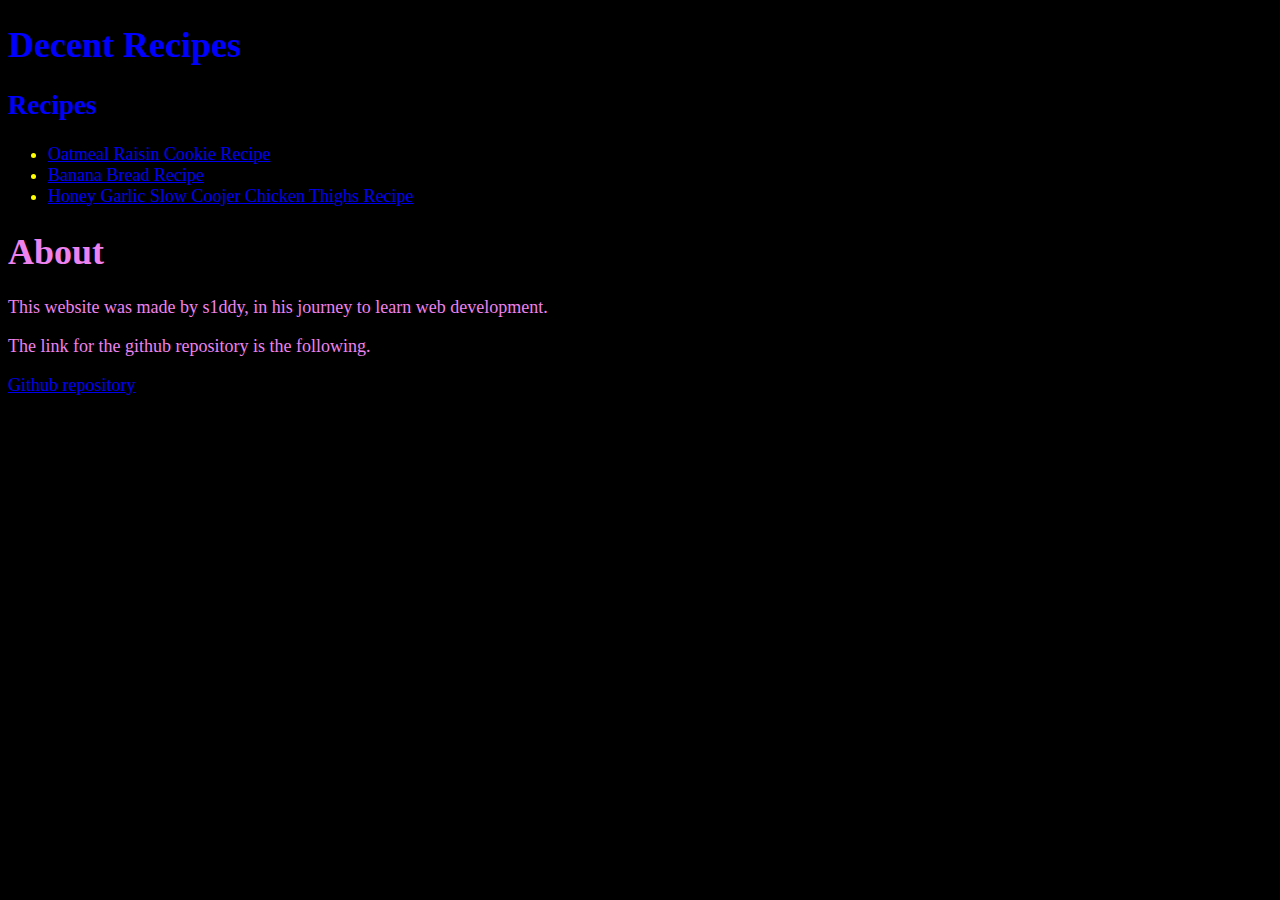
<file: index.html>
<!DOCTYPE html>
<html lang="en">
<head>
    <meta charset="UTF-8">
    <meta http-equiv="X-UA-Compatible" content="IE=edge">
    <meta name="viewport" content="width=device-width, initial-scale=1.0">
    <title>Document</title>
    <link rel="stylesheet" href="styles.css" 
</head>
<body>
    <div class="home">
        <h1>Decent Recipes</h1>

        <h2>Recipes</h2>
        
        <div class="links">
        <ul>
            <li><a href="Recipes/OatmealRaisinCookies.html">Oatmeal Raisin Cookie Recipe</a></li>

            <li><a href="Recipes/BananaBread.html">Banana Bread Recipe</a></li>
        
            <li><a href="Recipes/HoneyGarlicSlowCookerChickenThighs.html">Honey Garlic Slow Coojer Chicken Thighs Recipe</a></li>
        </ul>
        </div>

        <div class="contact">
            <h1>About</h1>
            <p>This website was made by s1ddy, in his journey to learn web development.</p>
            <p>The link for the github repository is the following.</p>
            <a href="https://github.com/s1ddy/Odin-recipe-project">Github repository</a>
        </div>
    </div>

</body>
</html>
</file>
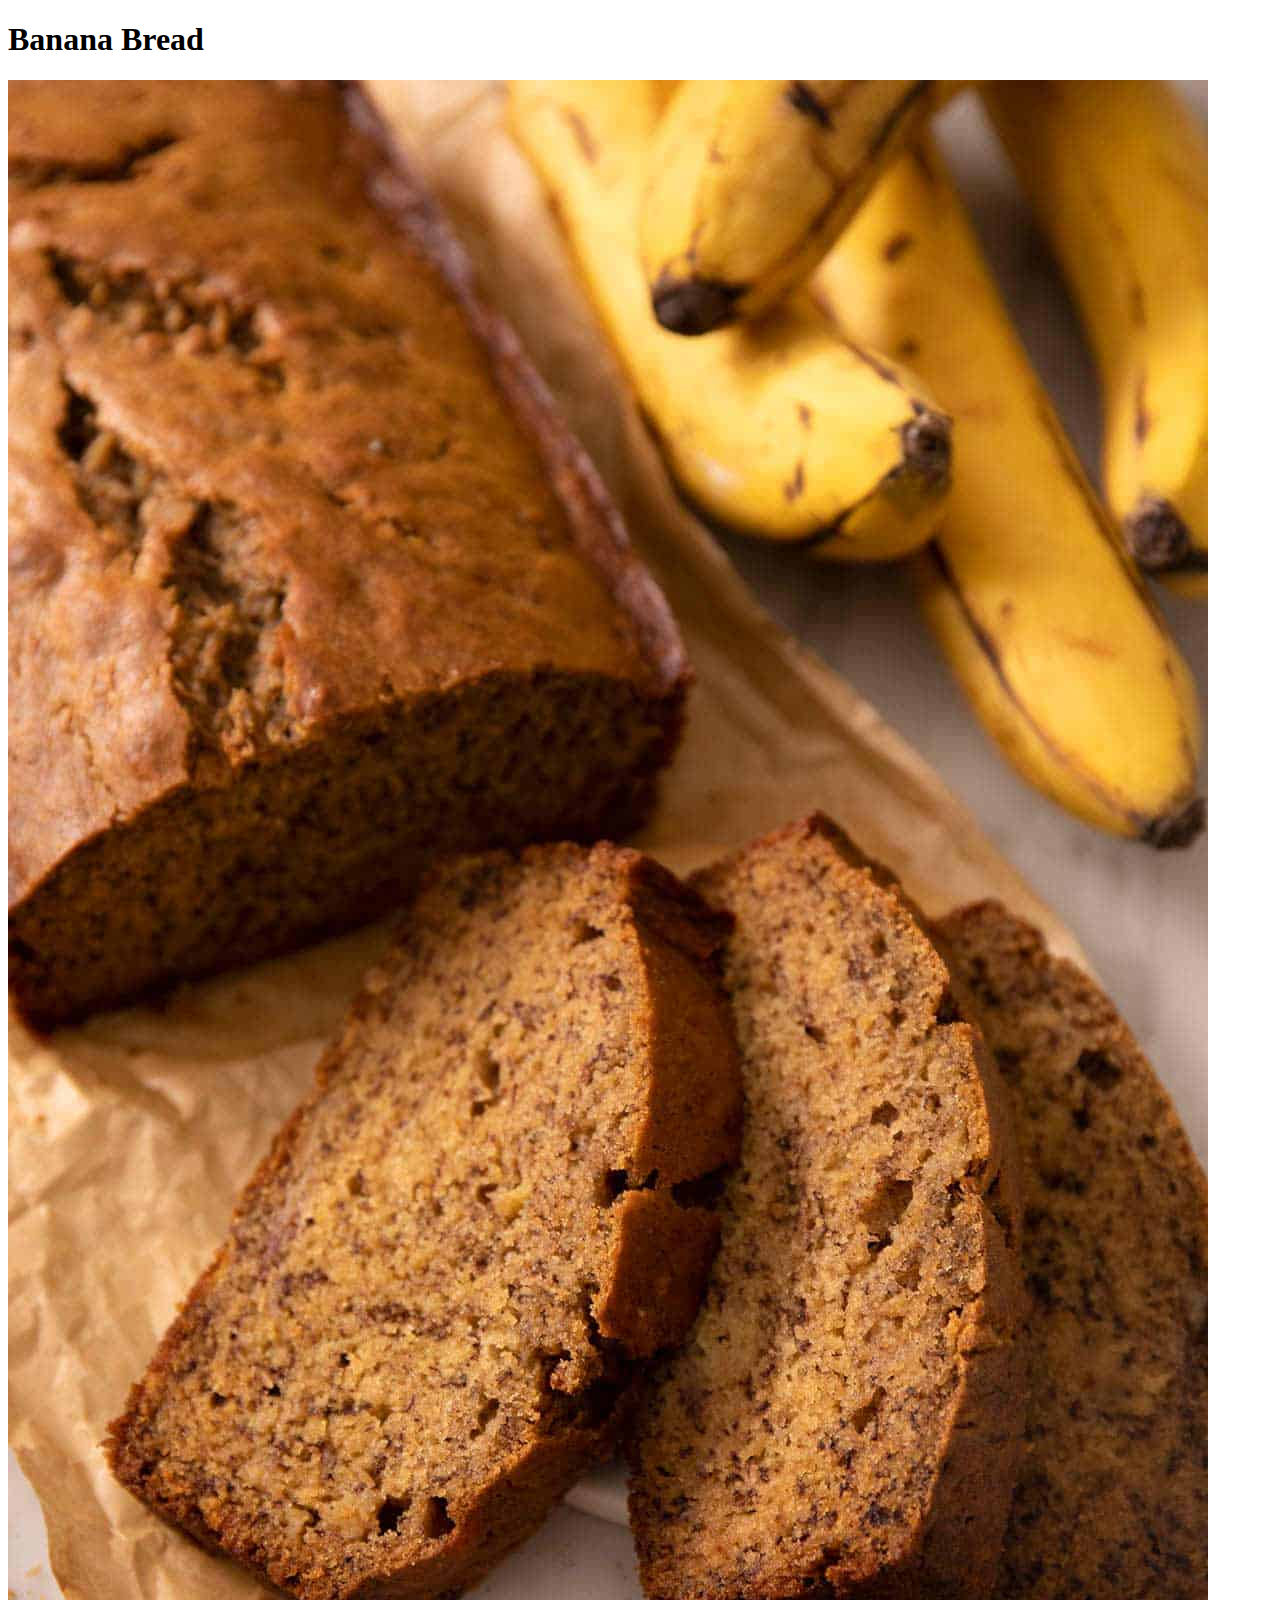
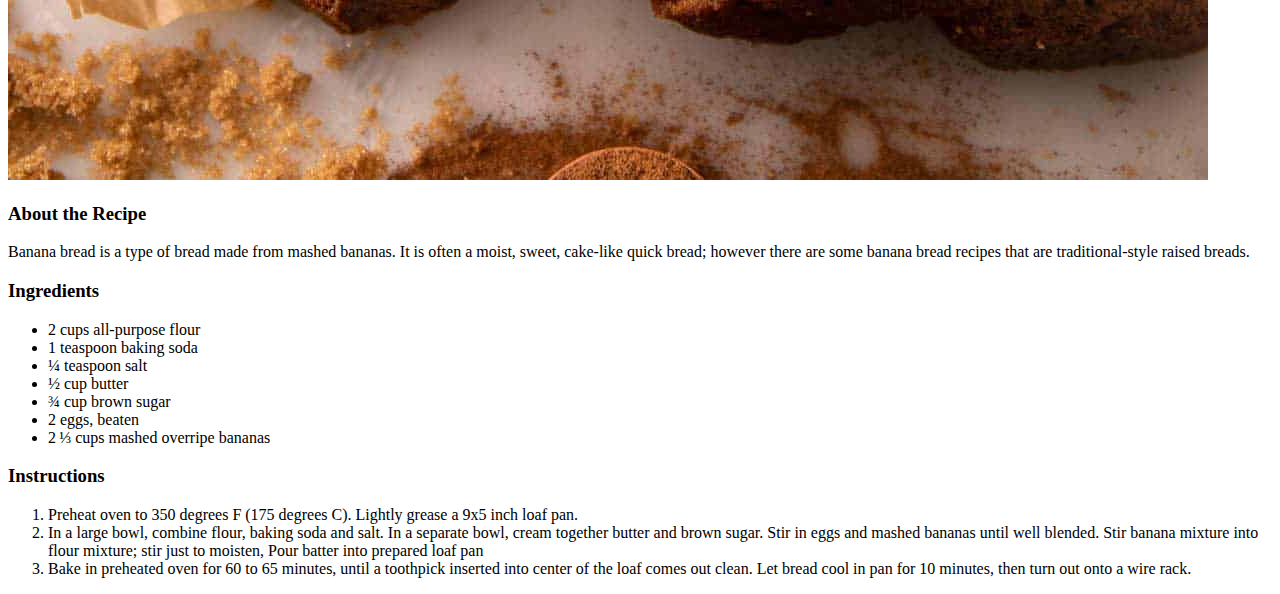
<file: Recipes/BananaBread.html>
<!DOCTYPE html>
<html lang="en">
<head>
    <meta charset="UTF-8">
    <meta http-equiv="X-UA-Compatible" content="IE=edge">
    <meta name="viewport" content="width=device-width, initial-scale=1.0">
    <title>Document</title>
</head>
<body>
    <h1>Banana Bread</h1>

    <img src="images/bananaBread.jpg">

    <h3>About the Recipe</h3>
    <p1>Banana bread is a type of bread made from mashed bananas. It is often a moist, sweet, cake-like quick bread; however there are some banana bread recipes that are traditional-style raised breads.</p1>

    <h3>Ingredients</h3>
    <ul>
        <li>2 cups all-purpose flour  </li>
        <li>1 teaspoon baking soda </li>
        <li>¼ teaspoon salt </li>
        <li>½ cup butter</li>
        <li>¾ cup brown sugar  </li>
        <li>2 eggs, beaten  </li>
        <li>2 ⅓ cups mashed overripe bananas </li>
    </ul>

    <h3>Instructions</h3>
    
    <ol>
        <li>Preheat oven to 350 degrees F (175 degrees C). Lightly grease a 9x5 inch loaf pan.</li>
        <li>In a large bowl, combine flour, baking soda and salt. In a separate bowl, cream together butter and brown sugar. Stir in eggs and mashed bananas until well blended. Stir banana mixture into flour mixture; stir just to moisten, Pour batter into prepared loaf pan</li>
        <li>Bake in preheated oven for 60 to 65 minutes, until a toothpick inserted into center of the loaf comes out clean. Let bread cool in pan for 10 minutes, then turn out onto a wire rack.</li>
    </ol>


</body>
</html>
</file>
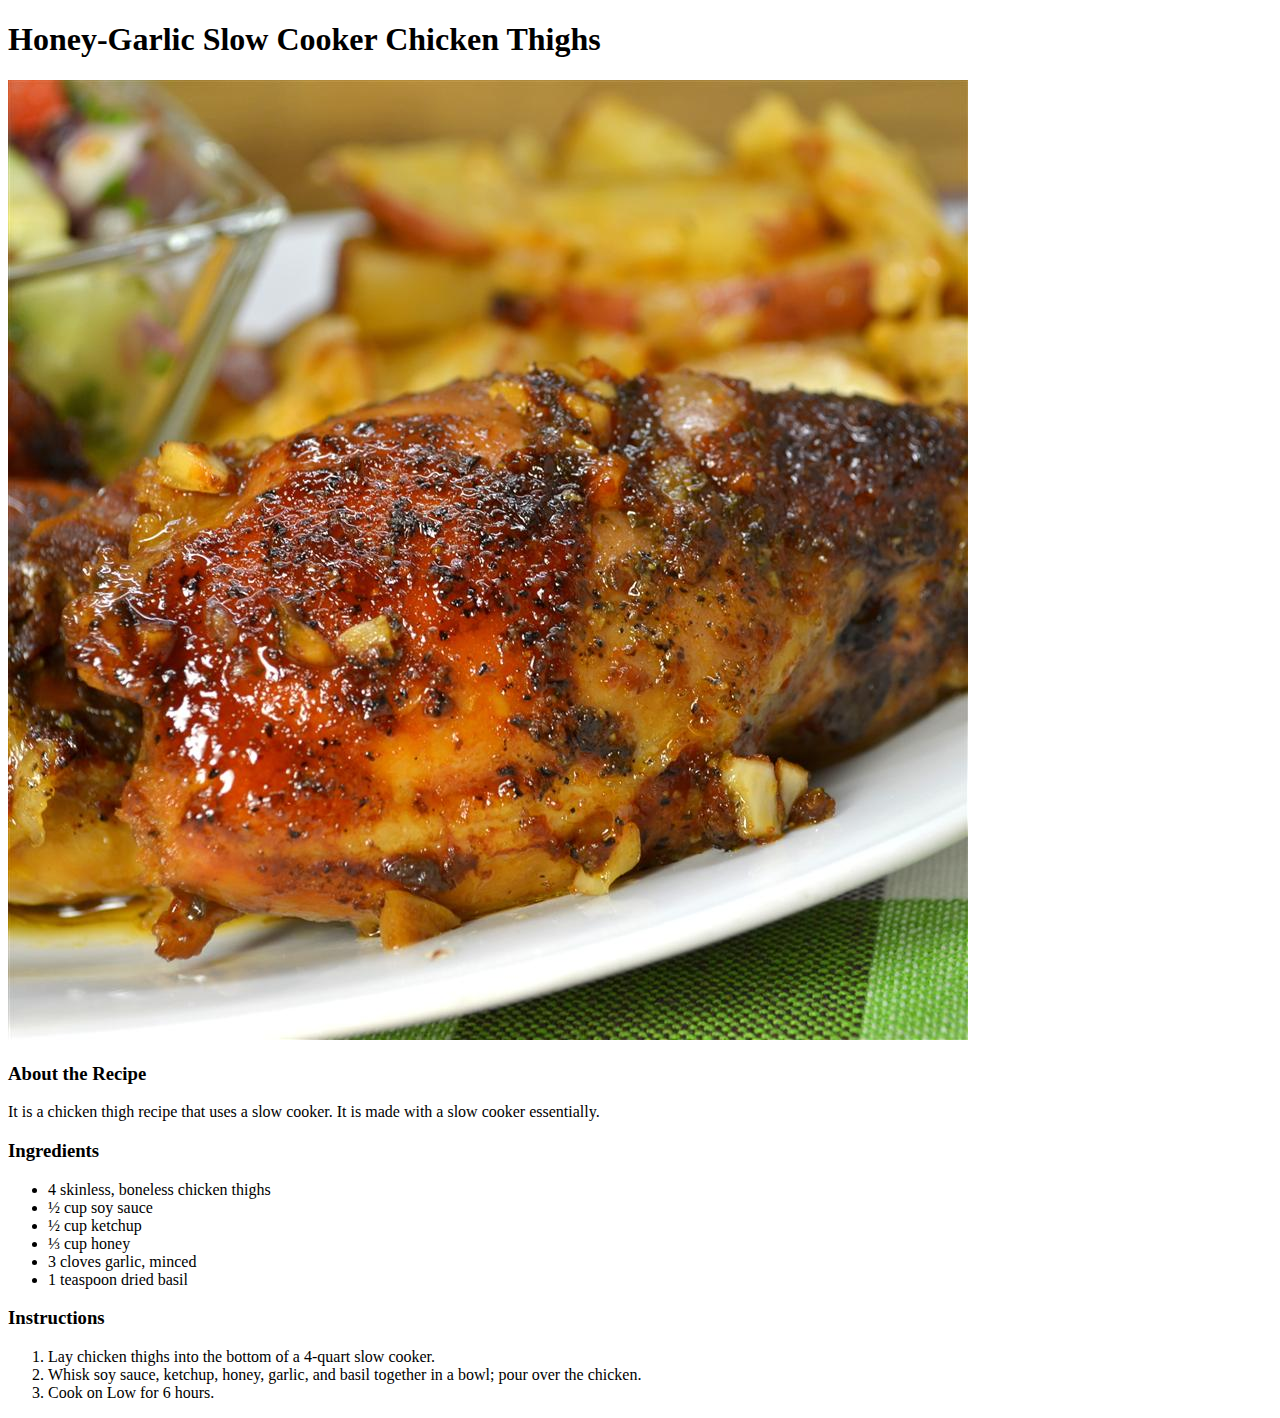
<file: Recipes/HoneyGarlicSlowCookerChickenThighs.html>
<!DOCTYPE html>
<html lang="en">
<head>
    <meta charset="UTF-8">
    <meta http-equiv="X-UA-Compatible" content="IE=edge">
    <meta name="viewport" content="width=<device-width>, initial-scale=1.0">
    <title>Document</title>
</head>
<body>
    <h1>Honey-Garlic Slow Cooker Chicken Thighs</h1>

    <img src="images/Honey-Garlic Slow Cooker Chicken Thighs.jpeg">

    <h3>About the Recipe</h3>
    <p1>It is a chicken thigh recipe that uses a slow cooker. It is made with a slow cooker essentially.</p1>
    
    <h3>Ingredients</h3>
    <ul>
        <li>4 skinless, boneless chicken thighs </li>
        <li>½ cup soy sauce </li>
        <li>½ cup ketchup </li>
        <li>⅓ cup honey </li>
        <li>3 cloves garlic, minced  </li>
        <li>1 teaspoon dried basil </li>
    </ul>

    <h3>Instructions</h3>
    <ol>
        <li>Lay chicken thighs into the bottom of a 4-quart slow cooker.</li>
        <li>Whisk soy sauce, ketchup, honey, garlic, and basil together in a bowl; pour over the chicken.</li>
        <li>Cook on Low for 6 hours.</li>
    </ol>
</body>
</html>
</file>
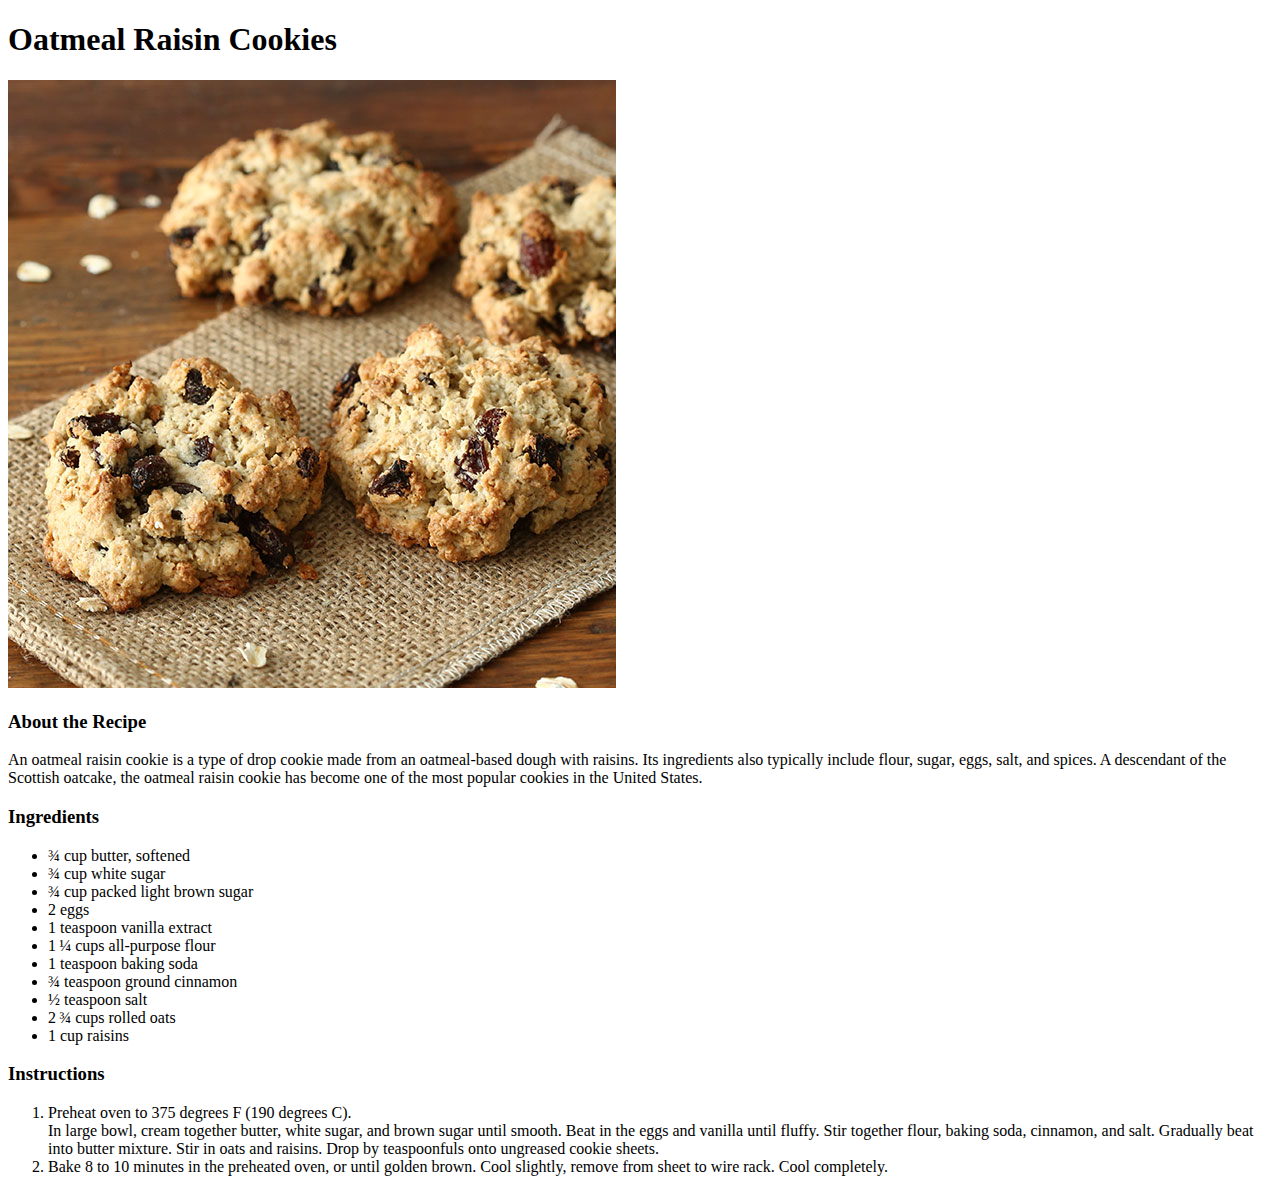
<file: Recipes/OatmealRaisinCookies.html>
<!DOCTYPE html>
<html lang="en">
<head>
    <meta charset="UTF-8">
    <meta http-equiv="X-UA-Compatible" content="IE=edge">
    <meta name="viewport" content="width=device-width, initial-scale=1.0">
    <title>Document</title>
</head>
<body>
    <h1>Oatmeal Raisin Cookies</h1>

    <img src="images/oatmealcookie.jpg">

    <h3>About the Recipe</h3>
    <p1>An oatmeal raisin cookie is a type of drop cookie made from an oatmeal-based dough with raisins. Its ingredients also typically include 
        flour, sugar, eggs, salt, and spices. A descendant of the Scottish oatcake,
        the oatmeal raisin cookie has become one of the most popular cookies in the United States.</p1>
    
    <h3>Ingredients</h3>
    <ul>
        <li>¾ cup butter, softened </li>
        <li>¾ cup white sugar</li>
        <li>¾ cup packed light brown sugar</li>
        <li>2 eggs</li>
        <li>1 teaspoon vanilla extract </li>
        <li>1 ¼ cups all-purpose flour </li>
        <li>1 teaspoon baking soda</li>
        <li>¾ teaspoon ground cinnamon </li>
        <li>½ teaspoon salt </li>
        <li>2 ¾ cups rolled oats </li>
        <li>1 cup raisins </li>
    </ul>

    <h3>Instructions</h3>
    <ol>
        <li>Preheat oven to 375 degrees F (190 degrees C).</li>
        <l1>In large bowl, cream together butter, white sugar, and brown sugar until smooth. Beat in the eggs and vanilla until fluffy. Stir together flour, baking soda, cinnamon, and salt. Gradually beat into butter mixture. Stir in oats and raisins. Drop by teaspoonfuls onto ungreased cookie sheets.</l1>
        <li>Bake 8 to 10 minutes in the preheated oven, or until golden brown. Cool slightly, remove from sheet to wire rack. Cool completely.</li>
    </ol>
</body>
</html>
</file>
<file: styles.css>
body {
    background-color: black;
}


.home {
    color: blue;
    font: bold;
    font-family: cursive;
    font-size: large;
}

.links {
    color: yellow;
    font: italic;
    font-family: 'Times New Roman', Times, serif;
}

.contact {
    color: violet;
    font: lighter;
}
</file>
